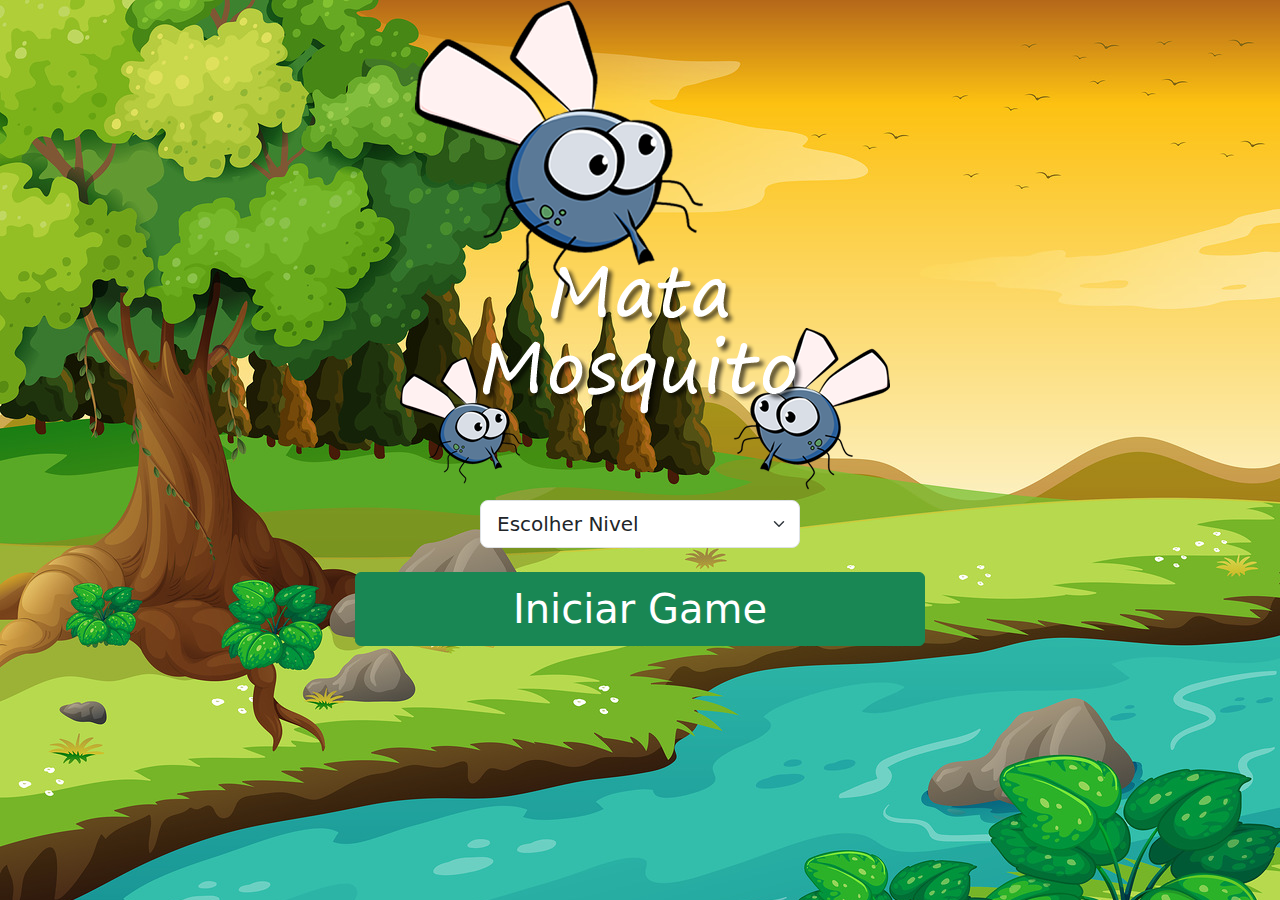
<file: index.html>
<!DOCTYPE html>
<html lang="PT-BR">
  <head>
    <meta charset="utf-8" />
    <meta name="viewport" content="width=device-width, initial-scale=1" />

    <link
      rel="stylesheet"
      href="https://cdnjs.cloudflare.com/ajax/libs/twitter-bootstrap/5.0.0-beta1/css/bootstrap.min.css"
    />

    <link
      rel="stylesheet"
      href="https://cdnjs.cloudflare.com/ajax/libs/font-awesome/5.15.2/css/all.min.css"
    />

    <link 
        rel="stylesheet"
        href="main.css"
    />

    <title>Hello, world!</title>
  </head>
  <body>
    
    <div class="container d-flex justify-content-center text-center">
      <div class="row justify-content-start">
        <img src="imgs/game.png" class="img-fluid col-12">
      </div>
    </div>

    <div class="container text-center mb-2 w-25"  >
          <div class="row">
            <select class="form-select form-select-lg mb-3" aria-label="Large select example" id="nivel">
              <option value="0">
                Escolher Nivel
              </option>
              <option value="1">
                Normal
              </option>
              <option value="2">
                Dificil
              </option>
              <option value="3">
                Extremamente Dificil
              </option>
            </select>
          </div>
      </div>

    <div class="container text-center">
      <div  class="row justify-content-center ">

        <button class="btn btn-success fs-1 col-6" onclick="iniciogame()">
          Iniciar Game
        </button>
      </div>
    </div>
      
    </div>
  </div>
    <script>
      function iniciogame(){
        var nivel = document.getElementById("nivel").value
        if(nivel!=0){
          window.location.href = "game.html?" + nivel
        }
        else{
          alert("Selecione um Nivel")
        }
      }
    </script>
  </body>
</html>
</file>
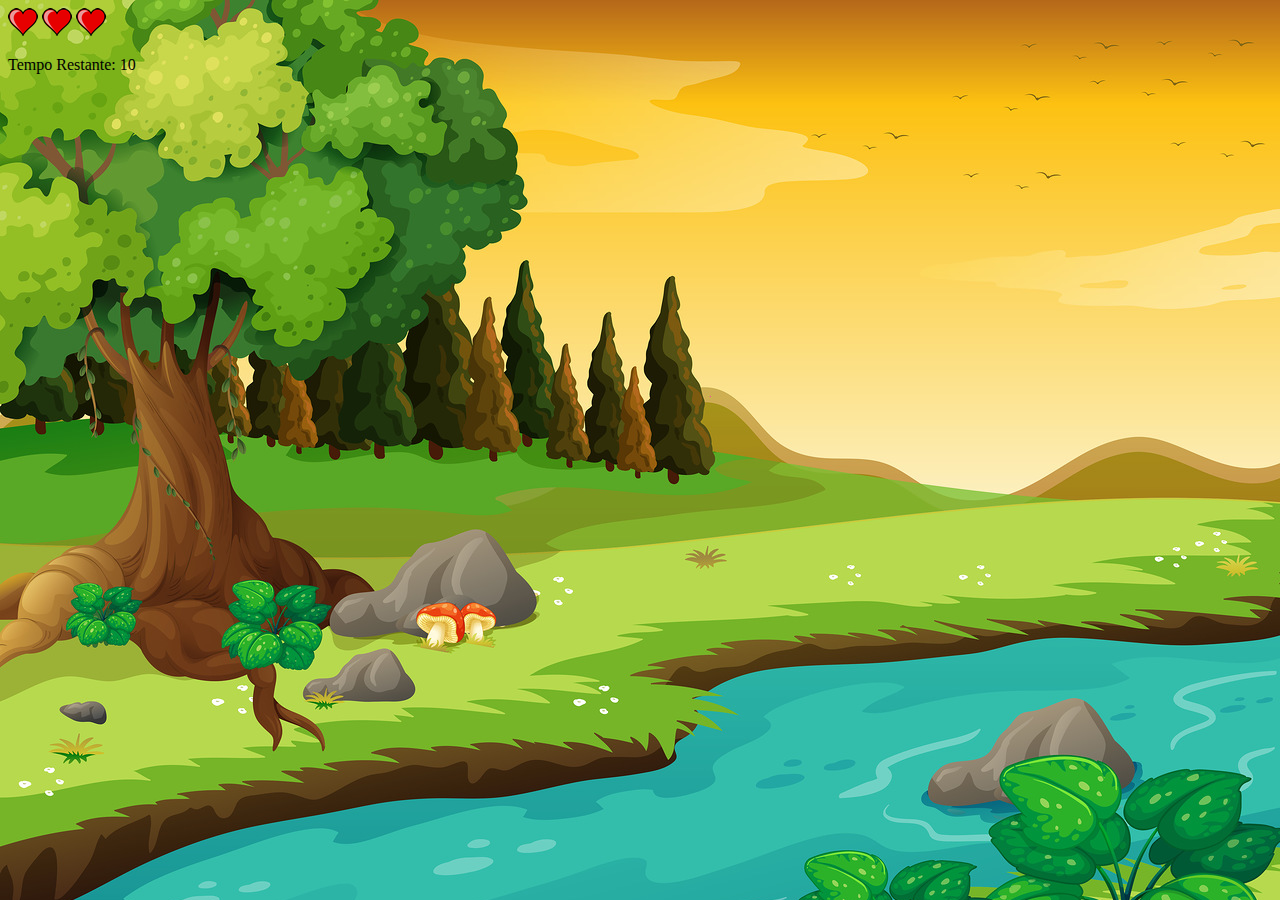
<file: game.html>
<!DOCTYPE html>
<html lang="PT-BR">
  <head>
    <meta charset="utf-8" />
    <meta name="viewport" content="width=device-width, initial-scale=1" />

    <link href="https://cdn.jsdelivr.net/npm/bootstrap@5.3.2/dist/css/bootstrap.min.css" rel="stylesheet" integrity="sha384-T3c6CoIi6uLrA9TneNEoa7RxnatzjcDSCmG1MXxSR1GAsXEV/Dwwykc2MPK8M2HN" crossorigin="anonymous">
 

    <link
      rel="stylesheet"
      href="https://cdnjs.cloudflare.com/ajax/libs/font-awesome/5.15.2/css/all.min.css"
    />

    <link 
        rel="stylesheet"
        href="main.css"
    />

    <script src="jogo.js"></script>

    <title>Mata Mosquito</title>
  </head>
  <body onresize="tamanhoTela()">
    
    <div class="row d-flex rounded-2 ps-2 position-absolute bottom-0 start-0 bg-opacity-50 bg-dark" >
        <img id="c1" src="imgs/coracao_cheio.png" class="col-4 img-fluid" >
        <img id="c2" src="imgs/coracao_cheio.png" class="col-4 img-fluid">
        <img id="c3" src="imgs/coracao_cheio.png" class="col-4 img-fluid">
        <div class="row text-light fs-4">
            <p> Tempo Restante: <span id="tempo"></span></p>
        </div>
    </div>




     <script>
        document.getElementById("tempo").innerHTML=tempo

        var criaMosquito = setInterval(function(){
            console.log(tempoAleatorio)
            posicaoRandom()
        },tempoAleatorio)
    </script>
  </body>
</html>
</file>
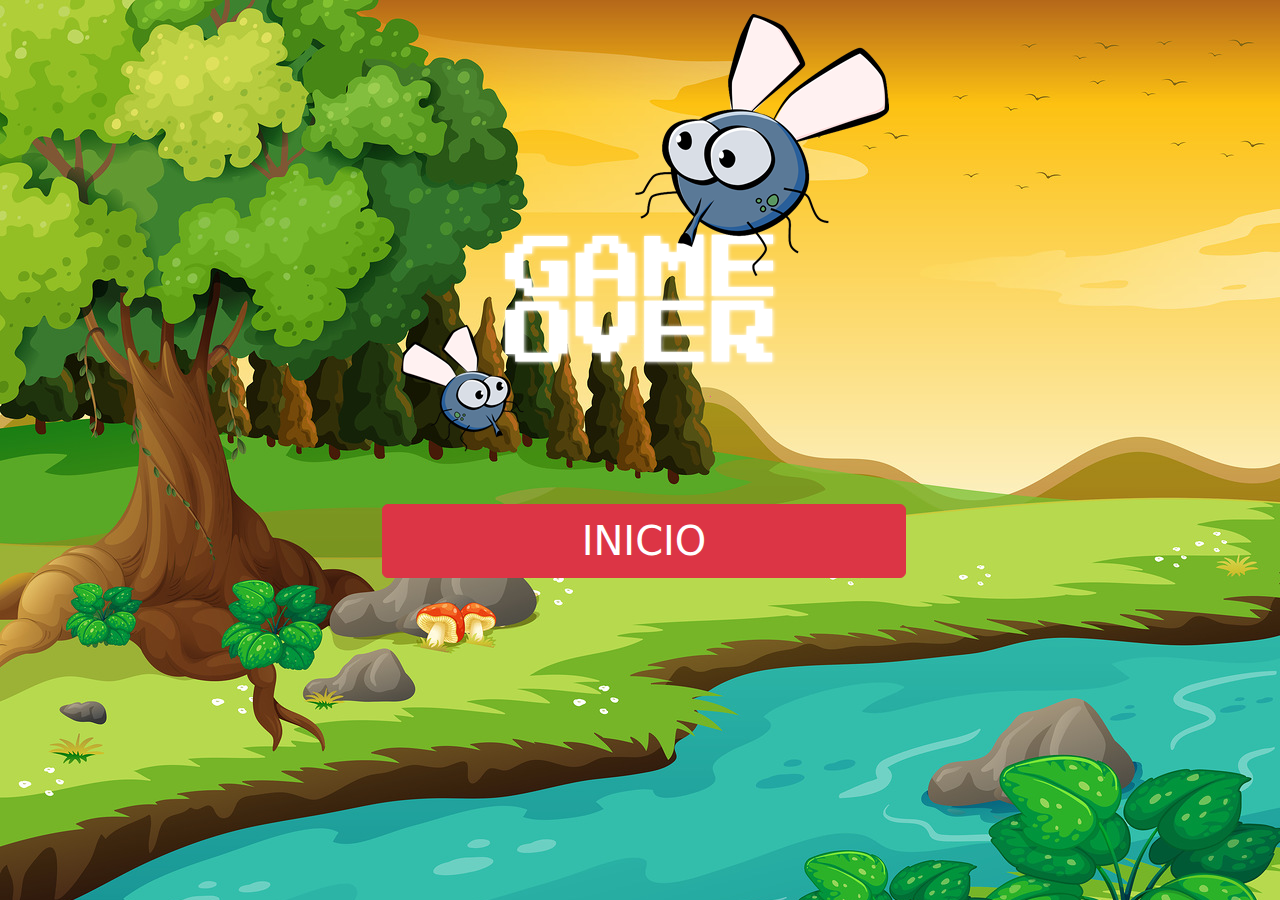
<file: over.html>
<!DOCTYPE html>
<html lang="PT-BR">
  <head>
    <meta charset="utf-8" />
    <meta name="viewport" content="width=device-width, initial-scale=1" />

    <link
      rel="stylesheet"
      href="https://cdnjs.cloudflare.com/ajax/libs/twitter-bootstrap/5.0.0-beta1/css/bootstrap.min.css"
    />

    <link
      rel="stylesheet"
      href="https://cdnjs.cloudflare.com/ajax/libs/font-awesome/5.15.2/css/all.min.css"
    />

    <link 
        rel="stylesheet"
        href="main.css"
    />

    <title>Hello, world!</title>
  </head>
  <body class="d-flex align-items-center justify-content-center">
    
    <div class="containerr">
      <div class="row">
        <img src="imgs/game_over.png">
      </div>

      <div class="row   d-flex align-items-center justify-content-cente">

        <button class="btn btn-danger fs-1 m-1" onclick='window.location.href = "index.html"'>
          INICIO
        </button>

      </div>
    </div>

    <script src="https://cdnjs.cloudflare.com/ajax/libs/twitter-bootstrap/5.0.0-beta1/js/bootstrap.bundle.min.js"></script>

  </body>
</html>
</file>
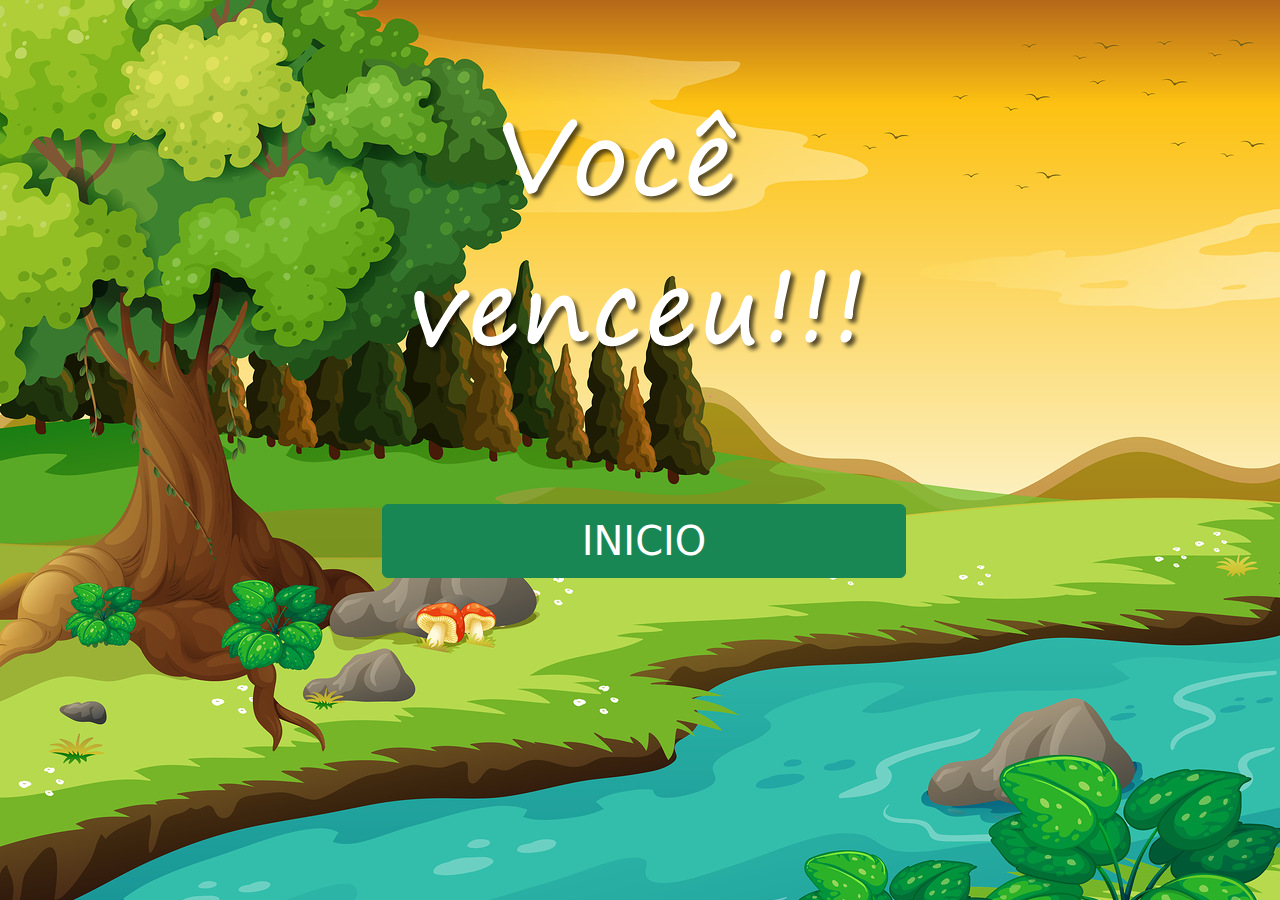
<file: wins.html>
<!DOCTYPE html>
<html lang="PT-BR">
  <head>
    <meta charset="utf-8" />
    <meta name="viewport" content="width=device-width, initial-scale=1" />

    <link
      rel="stylesheet"
      href="https://cdnjs.cloudflare.com/ajax/libs/twitter-bootstrap/5.0.0-beta1/css/bootstrap.min.css"
    />

    <link
      rel="stylesheet"
      href="https://cdnjs.cloudflare.com/ajax/libs/font-awesome/5.15.2/css/all.min.css"
    />

    <link 
        rel="stylesheet"
        href="main.css"
    />

    <title>Hello, world!</title>
  </head>
  <body class="d-flex align-items-center justify-content-center">
    
    <div class="containerr">
      <div class="row">
        <img src="imgs/vitoria.png">
      </div>

      <div class="row  d-flex align-items-center justify-content-cente">
        <button class="btn btn-success fs-1 m-1" onclick='window.location.href = "index.html"'>
          INICIO
        </button>
    </div>

    <script src="https://cdnjs.cloudflare.com/ajax/libs/twitter-bootstrap/5.0.0-beta1/js/bootstrap.bundle.min.js"></script>

  </body>
</html>
</file>
<file: main.css>
html{
    cursor: url("imgs/mata_mosca.png") 30 30, auto;
}
body{
    background-image: url("imgs/bg.jpg");
    background-repeat: no-repeat;
    background-size: 100vw;
}

.mosquito1{
    height: 50px;
    width: 50px;
}

.mosquito2{
    height: 75px;
    width: 75px;
}

.mosquito3{
    height: 90px;
    width: 90px;
}
.ladoA{
    transform: scaleX(1);
}
.ladoB{
    transform: scaleX(-1);
}
</file>
